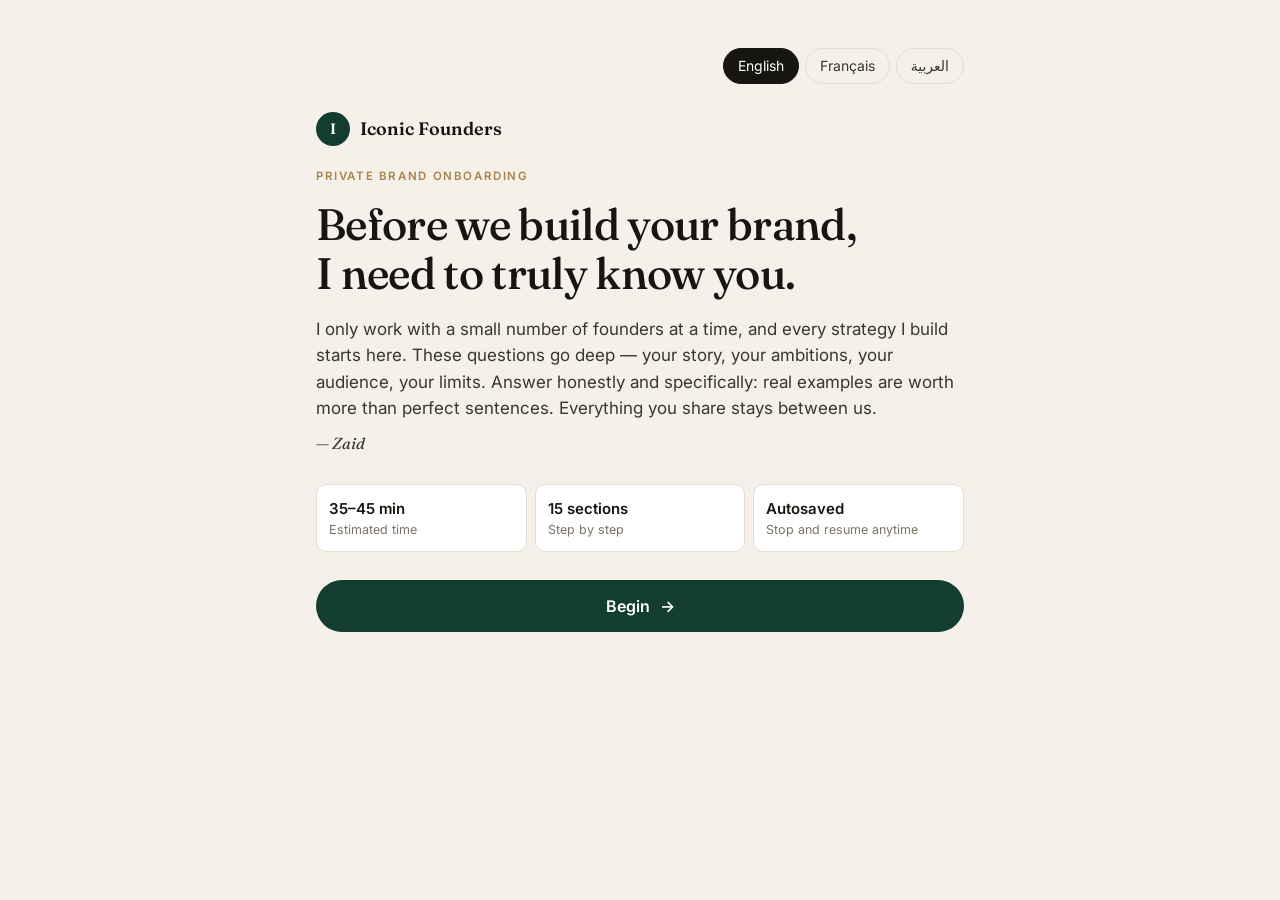
<file: index.html>
<!doctype html>
<html lang="en" dir="ltr">
<head>
  <meta charset="utf-8">
  <meta name="viewport" content="width=device-width, initial-scale=1, viewport-fit=cover">
  <meta name="robots" content="noindex, nofollow">
  <meta name="theme-color" content="#F5F1EA">
  <title>Brand onboarding</title>
  <link rel="preconnect" href="https://fonts.googleapis.com">
  <link rel="preconnect" href="https://fonts.gstatic.com" crossorigin>
  <link href="https://fonts.googleapis.com/css2?family=Fraunces:opsz,wght@9..144,400;9..144,500;9..144,600&family=IBM+Plex+Sans+Arabic:wght@400;500;600;700&family=Inter:wght@400;500;600;700&display=swap" rel="stylesheet">
  <link rel="stylesheet" href="styles.css">
</head>
<body>
  <header id="top" class="top" hidden></header>
  <main><div class="wrap" id="stage"></div></main>
  <nav id="nav" class="nav" hidden></nav>
  <noscript><p style="padding:24px">Please enable JavaScript to fill in this questionnaire.</p></noscript>

  <script src="config.js"></script>
  <script src="questions.js"></script>
  <script src="translations.js"></script>
  <script src="core.js"></script>
  <script src="app.js"></script>
</body>
</html>
</file>
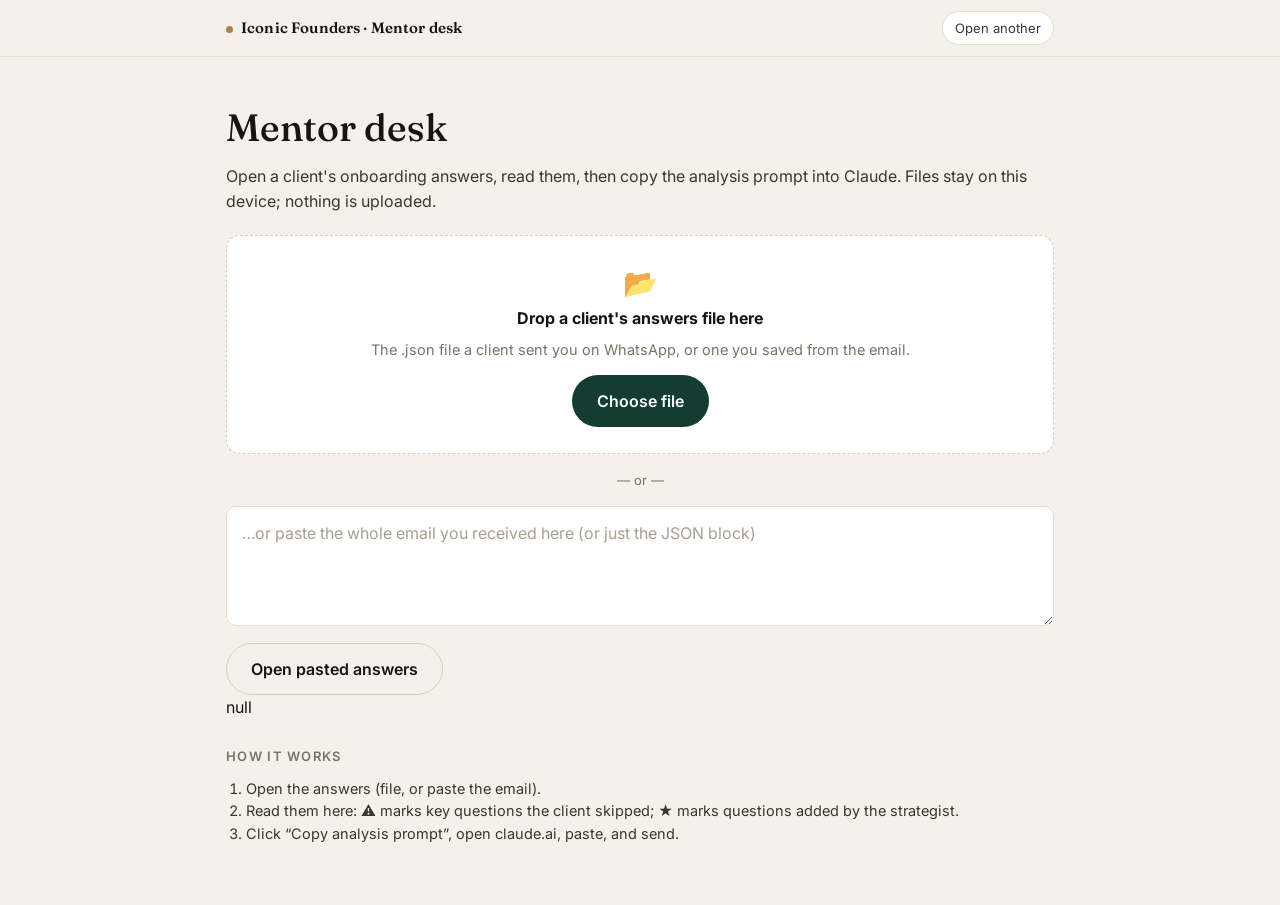
<file: mentor.html>
<!doctype html>
<html lang="en" dir="ltr">
<head>
  <meta charset="utf-8">
  <meta name="viewport" content="width=device-width, initial-scale=1, viewport-fit=cover">
  <meta name="robots" content="noindex, nofollow">
  <title>Mentor desk</title>
  <link rel="preconnect" href="https://fonts.googleapis.com">
  <link rel="preconnect" href="https://fonts.gstatic.com" crossorigin>
  <link href="https://fonts.googleapis.com/css2?family=Fraunces:opsz,wght@9..144,400;9..144,500;9..144,600&family=IBM+Plex+Sans+Arabic:wght@400;500;600&family=Inter:wght@400;500;600;700&display=swap" rel="stylesheet">
  <link rel="stylesheet" href="styles.css">
  <style>
    .wrap { max-width: 860px; }
    main { padding-bottom: 60px; }
    h1.m { font-family: var(--display); font-weight: 500; font-size: clamp(28px, 6vw, 38px); margin: 6px 0 6px; }
    .lead { color: var(--ink-2); margin: 0 0 22px; }
    .drop { border: 1.5px dashed var(--line-2); border-radius: var(--radius); background: var(--surface); padding: 26px 18px; text-align: center; transition: border-color .15s, background .15s; }
    .drop.over { border-color: var(--accent); background: var(--accent-soft); }
    .drop p { margin: 8px 0 14px; color: var(--muted); font-size: 14.5px; }
    .or { text-align: center; color: var(--muted); font-size: 13px; margin: 16px 0; }
    .err { background: var(--warn-soft); color: var(--warn); padding: 10px 14px; border-radius: var(--radius-sm); margin-top: 12px; font-size: 14.5px; display: none; }
    .recent { margin-top: 26px; }
    .recent h3, .side h3 { font-size: 13px; text-transform: uppercase; letter-spacing: .1em; color: var(--muted); margin: 0 0 8px; font-weight: 600; }
    .recent button { display: flex; width: 100%; justify-content: space-between; gap: 10px; text-align: start; background: var(--surface); border: 1px solid var(--line); border-radius: var(--radius-sm); padding: 10px 12px; margin-bottom: 6px; font-size: 14.5px; }
    .recent button span { color: var(--muted); font-size: 13px; white-space: nowrap; }
    .client { display: grid; gap: 14px; }
    .client h2 { font-family: var(--display); font-weight: 500; font-size: 28px; margin: 0; }
    .kv { display: grid; grid-template-columns: repeat(auto-fit, minmax(150px, 1fr)); gap: 8px; }
    .kv div { background: var(--surface-2); border: 1px solid var(--line); border-radius: var(--radius-sm); padding: 9px 11px; }
    .kv b { display: block; font-size: 11.5px; text-transform: uppercase; letter-spacing: .08em; color: var(--muted); font-weight: 600; }
    .kv span { font-size: 14.5px; word-break: break-word; }
    .actions { display: flex; flex-wrap: wrap; gap: 8px; }
    .actions .btn { min-height: 46px; font-size: 15px; padding: 0 18px; }
    .toolbar { display: flex; gap: 14px; flex-wrap: wrap; align-items: center; margin: 22px 0 6px; font-size: 14px; color: var(--ink-2); }
    .toolbar label { display: inline-flex; gap: 6px; align-items: center; }
    .sec { margin-top: 26px; }
    .sec > h3 { font-family: var(--display); font-weight: 500; font-size: 22px; margin: 0 0 10px; display: flex; gap: 10px; align-items: baseline; }
    .sec > h3 small { font-family: var(--font); font-size: 12.5px; color: var(--muted); font-weight: 500; }
    .qa { background: var(--surface); border: 1px solid var(--line); border-radius: var(--radius-sm); padding: 12px 14px; margin-bottom: 8px; }
    .qa .q { font-size: 13.5px; font-weight: 600; color: var(--ink-2); display: flex; gap: 8px; flex-wrap: wrap; align-items: baseline; }
    .qa .q code { font-size: 11.5px; color: var(--muted); font-weight: 500; }
    .qa .q .star { color: var(--gold); }
    .qa .a { margin-top: 6px; white-space: pre-wrap; font-size: 15px; unicode-bidi: plaintext; }
    .qa.miss { border-color: #EBC9A6; background: var(--warn-soft); }
    .qa.miss .a { color: var(--warn); font-weight: 600; }
    .qa.opt-miss .a { color: var(--muted); }
    .hide-opt .qa.opt-miss { display: none; }
    .toast { position: fixed; bottom: 22px; left: 50%; transform: translateX(-50%); background: var(--ink); color: #fff; padding: 11px 18px; border-radius: 999px; font-size: 14px; z-index: 50; box-shadow: var(--shadow); }
    .steps { margin: 12px 0 0; padding-inline-start: 20px; color: var(--ink-2); font-size: 14.5px; }
    @media print {
      .top, .actions, .toolbar, .noprint { display: none !important; }
      body { background: #fff; }
      .qa { break-inside: avoid; }
    }
  </style>
</head>
<body>
  <header class="top"><div class="wrap"><div class="brand"><span class="dot"></span><span id="brand"></span> · Mentor desk</div>
    <button class="iconbtn noprint" id="newBtn" hidden>Open another</button></div></header>
  <main><div class="wrap" id="root"></div></main>

  <script src="config.js"></script>
  <script src="questions.js"></script>
  <script src="translations.js"></script>
  <script src="core.js"></script>
  <script src="mentor.js"></script>
</body>
</html>
</file>
<file: styles.css>
:root {
  --bg: #F5F1EA;
  --surface: #FFFFFF;
  --surface-2: #FBF9F5;
  --ink: #17150F;
  --ink-2: #3A362E;
  --muted: #7A7366;
  --line: #E5DED1;
  --line-2: #D6CDBD;
  --accent: #123D30;        /* deep emerald */
  --accent-ink: #FFFFFF;
  --accent-soft: #E6EEE9;
  --gold: #A9844A;
  --gold-soft: #F3EADB;
  --warn: #9A4B14;
  --warn-soft: #FBEFE3;
  --radius: 14px;
  --radius-sm: 10px;
  --shadow: 0 1px 2px rgba(23,21,15,.04), 0 8px 24px rgba(23,21,15,.06);
  --font: "Inter", system-ui, -apple-system, "Segoe UI", Roboto, sans-serif;
  --display: "Fraunces", Georgia, "Times New Roman", serif;
  color-scheme: light;
}
html[dir="rtl"] { --font: "IBM Plex Sans Arabic", "Inter", system-ui, sans-serif; --display: "IBM Plex Sans Arabic", serif; }

* { box-sizing: border-box; }
html, body { margin: 0; padding: 0; }
body {
  background: var(--bg); color: var(--ink); font-family: var(--font);
  font-size: 16px; line-height: 1.55; -webkit-font-smoothing: antialiased;
  min-height: 100vh; min-height: 100dvh;
}
button, input, textarea, select { font: inherit; color: inherit; }
button { cursor: pointer; }
a { color: var(--accent); }
.wrap { width: 100%; max-width: 680px; margin: 0 auto; padding: 0 16px; }

/* ---------- Top bar ---------- */
.top {
  position: sticky; top: 0; z-index: 20; background: rgba(245,241,234,.92);
  backdrop-filter: saturate(1.2) blur(10px); -webkit-backdrop-filter: saturate(1.2) blur(10px);
  border-bottom: 1px solid var(--line);
}
.top .wrap { display: flex; align-items: center; gap: 12px; height: 56px; }
.brand { font-family: var(--display); font-weight: 600; font-size: 15px; letter-spacing: .01em; white-space: nowrap; overflow: hidden; text-overflow: ellipsis; flex: 1; min-width: 0; }
.brand .dot { display: inline-block; width: 7px; height: 7px; border-radius: 50%; background: var(--gold); margin-inline-end: 8px; vertical-align: middle; }
.top .meta { font-size: 12.5px; color: var(--muted); white-space: nowrap; }
.iconbtn { border: 1px solid var(--line); background: var(--surface); border-radius: 999px; height: 34px; padding: 0 12px; display: inline-flex; align-items: center; gap: 6px; font-size: 13px; color: var(--ink-2); }
.iconbtn:hover { border-color: var(--line-2); }
.progress { height: 3px; background: var(--line); }
.progress > i { display: block; height: 100%; width: 0; background: linear-gradient(90deg, var(--accent), #2E6B55); transition: width .4s ease; }
html[dir="rtl"] .progress > i { margin-inline-start: 0; }
.subbar { display: flex; justify-content: space-between; gap: 12px; font-size: 12.5px; color: var(--muted); padding: 10px 0 0; }
.subbar b { color: var(--ink-2); font-weight: 600; }

/* ---------- Stage ---------- */
main { padding: 20px 0 140px; }
.screen { animation: enter .35s ease both; }
.screen.still { animation: none; }
@keyframes enter { from { opacity: 0; transform: translateY(10px); } to { opacity: 1; transform: none; } }
@media (prefers-reduced-motion: reduce) { .screen { animation: none; } .progress > i { transition: none; } }

/* ---------- Welcome ---------- */
.welcome { padding-top: 12px; }
.langs { display: flex; gap: 6px; justify-content: flex-end; margin-bottom: 28px; }
.langs button { border: 1px solid var(--line); background: transparent; border-radius: 999px; padding: 6px 14px; font-size: 14px; color: var(--ink-2); }
.langs button[aria-pressed="true"] { background: var(--ink); color: #fff; border-color: var(--ink); }
.kicker { text-transform: uppercase; letter-spacing: .14em; font-size: 11.5px; color: var(--gold); font-weight: 600; margin: 0 0 14px; }
html[dir="rtl"] .kicker { letter-spacing: 0; font-size: 13px; text-transform: none; }
.brandname { font-family: var(--display); font-size: 18px; font-weight: 600; margin: 0 0 22px; display: flex; align-items: center; gap: 10px; }
.brandname .mark { width: 34px; height: 34px; border-radius: 50%; background: var(--accent); color: #fff; display: grid; place-items: center; font-size: 15px; font-family: var(--display); }
h1.title { font-family: var(--display); font-weight: 500; font-size: clamp(30px, 7.2vw, 44px); line-height: 1.12; letter-spacing: -.015em; margin: 0 0 18px; text-wrap: balance; }
html[dir="rtl"] h1.title { font-weight: 600; line-height: 1.35; letter-spacing: 0; }
.intro { font-size: 17px; color: var(--ink-2); margin: 0 0 8px; max-width: 58ch; }
.sign { font-family: var(--display); font-style: italic; color: var(--ink-2); margin: 10px 0 28px; }
html[dir="rtl"] .sign { font-style: normal; }
.metas { display: grid; grid-template-columns: repeat(3, 1fr); gap: 8px; margin: 0 0 28px; }
.metas div { background: var(--surface); border: 1px solid var(--line); border-radius: var(--radius-sm); padding: 12px; }
.metas b { display: block; font-size: 15px; font-weight: 600; }
.metas span { font-size: 12.5px; color: var(--muted); line-height: 1.35; display: block; margin-top: 2px; }
.notice { background: var(--accent-soft); color: var(--accent); border-radius: var(--radius-sm); padding: 10px 14px; font-size: 14px; margin-bottom: 14px; }
.stack { display: flex; flex-direction: column; gap: 10px; }
.linkbtn { background: none; border: 0; color: var(--muted); text-decoration: underline; font-size: 14px; padding: 6px; align-self: center; }

/* ---------- Buttons ---------- */
.btn { display: inline-flex; align-items: center; justify-content: center; gap: 10px; min-height: 52px; padding: 0 24px; border-radius: 999px; border: 1px solid transparent; font-weight: 600; font-size: 16px; transition: transform .08s ease, background .2s, opacity .2s; text-decoration: none; }
.btn:active { transform: scale(.985); }
.btn-primary { background: var(--accent); color: var(--accent-ink); }
.btn-primary:hover { background: #0C3226; }
.btn-ghost { background: transparent; border-color: var(--line-2); color: var(--ink); }
.btn-gold { background: var(--gold); color: #fff; }
.btn[disabled] { opacity: .5; pointer-events: none; }
.btn.block { width: 100%; }
.arrow { display: inline-block; transition: transform .2s; }
html[dir="rtl"] .arrow { transform: scaleX(-1); }

/* ---------- Section intro ---------- */
.secintro { padding-top: 6vh; }
.secnum { font-family: var(--display); font-size: 64px; line-height: 1; color: var(--gold); font-weight: 400; margin-bottom: 16px; }
.secintro h2 { font-family: var(--display); font-weight: 500; font-size: clamp(28px, 6.5vw, 38px); line-height: 1.15; margin: 0 0 12px; letter-spacing: -.01em; }
html[dir="rtl"] .secintro h2 { font-weight: 600; line-height: 1.4; }
.secintro p { color: var(--ink-2); font-size: 17px; margin: 0 0 22px; max-width: 52ch; }
.pills { display: flex; gap: 8px; flex-wrap: wrap; margin-bottom: 30px; }
.pill { background: var(--surface); border: 1px solid var(--line); border-radius: 999px; padding: 5px 12px; font-size: 13px; color: var(--ink-2); }

/* ---------- Question ---------- */
.qhead { margin: 8px 0 18px; }
.qnum { font-size: 12.5px; color: var(--gold); font-weight: 600; letter-spacing: .06em; margin-bottom: 8px; display: flex; gap: 8px; align-items: center; }
.tag { font-size: 11px; letter-spacing: .04em; text-transform: uppercase; border: 1px solid var(--line-2); color: var(--muted); border-radius: 999px; padding: 1px 8px; font-weight: 600; }
html[dir="rtl"] .tag { text-transform: none; letter-spacing: 0; }
.qlabel { font-family: var(--display); font-weight: 500; font-size: clamp(22px, 5.4vw, 28px); line-height: 1.25; margin: 0; letter-spacing: -.005em; text-wrap: pretty; }
html[dir="rtl"] .qlabel { font-weight: 600; line-height: 1.5; }
.qhelp { color: var(--muted); margin: 10px 0 0; font-size: 15px; }
.field { margin-bottom: 14px; }
.flabel { display: block; font-size: 13.5px; font-weight: 600; color: var(--ink-2); margin: 0 0 6px; }
.input, .textarea, .select {
  width: 100%; background: var(--surface); border: 1px solid var(--line); border-radius: var(--radius-sm);
  padding: 14px 15px; font-size: 16px; line-height: 1.5; outline: none; transition: border-color .15s, box-shadow .15s;
}
.textarea { min-height: 150px; resize: vertical; }
.textarea.sm { min-height: 92px; }
.input::placeholder, .textarea::placeholder { color: #A79F91; }
html[dir="rtl"] .input::placeholder, html[dir="rtl"] .textarea::placeholder { text-align: right; }
.input:focus, .textarea:focus, .select:focus { border-color: var(--accent); box-shadow: 0 0 0 3px rgba(18,61,48,.12); }
.unitrow { display: flex; align-items: center; gap: 10px; }
.unitrow .input { max-width: 220px; }
.unit { color: var(--muted); font-size: 15px; }

/* choices */
.choices { display: grid; gap: 8px; }
.choices.cols2 { grid-template-columns: 1fr 1fr; }
.choice {
  display: flex; align-items: center; gap: 12px; text-align: start; width: 100%;
  background: var(--surface); border: 1px solid var(--line); border-radius: var(--radius-sm);
  padding: 13px 14px; min-height: 50px; font-size: 15.5px; transition: border-color .15s, background .15s;
}
.choice:hover { border-color: var(--line-2); }
.choice .box { flex: none; width: 20px; height: 20px; border: 1.5px solid var(--line-2); border-radius: 6px; display: grid; place-items: center; transition: all .15s; }
.choice.radio .box { border-radius: 50%; }
.choice[aria-pressed="true"] { border-color: var(--accent); background: var(--accent-soft); }
.choice[aria-pressed="true"] .box { background: var(--accent); border-color: var(--accent); }
.choice[aria-pressed="true"] .box::after { content: ""; width: 9px; height: 5px; border: 2px solid #fff; border-top: 0; border-inline-end: 0; transform: rotate(-45deg) translate(1px,-1px); }
html[dir="rtl"] .choice[aria-pressed="true"] .box::after { transform: rotate(45deg) translate(-1px,-1px) scaleX(-1); }
.choice.radio[aria-pressed="true"] .box::after { width: 8px; height: 8px; border: 0; border-radius: 50%; background: #fff; transform: none; }
.choice .badge { margin-inline-start: auto; width: 26px; height: 26px; border-radius: 50%; background: var(--accent); color: #fff; font-size: 13px; font-weight: 700; display: grid; place-items: center; }
.counter { font-size: 13px; color: var(--muted); margin: 0 0 10px; }
.other { margin-top: 8px; }

/* scale */
.scale { display: grid; grid-template-columns: repeat(10, 1fr); gap: 5px; }
.scale.s5 { grid-template-columns: repeat(5, 1fr); }
.scale.s4 { grid-template-columns: repeat(4, 1fr); }
.scale button { height: 46px; border-radius: 10px; border: 1px solid var(--line); background: var(--surface); font-weight: 600; font-size: 15px; padding: 0; }
.scale button[aria-pressed="true"] { background: var(--accent); color: #fff; border-color: var(--accent); }
.ends { display: flex; justify-content: space-between; gap: 10px; font-size: 12.5px; color: var(--muted); margin-top: 8px; }

/* slider */
.slider { padding: 18px 2px 6px; }
.sval { text-align: center; font-family: var(--display); font-size: 32px; font-weight: 500; margin-bottom: 10px; }
html[dir="rtl"] .sval { font-family: var(--font); font-weight: 600; }
input[type=range] { -webkit-appearance: none; appearance: none; width: 100%; height: 28px; background: transparent; }
input[type=range]::-webkit-slider-runnable-track { height: 6px; background: var(--line); border-radius: 6px; }
input[type=range]::-moz-range-track { height: 6px; background: var(--line); border-radius: 6px; }
input[type=range]::-webkit-slider-thumb { -webkit-appearance: none; width: 26px; height: 26px; border-radius: 50%; background: var(--surface); border: 2px solid var(--accent); margin-top: -10px; box-shadow: var(--shadow); }
input[type=range]::-moz-range-thumb { width: 24px; height: 24px; border-radius: 50%; background: var(--surface); border: 2px solid var(--accent); }
input[type=range].untouched::-webkit-slider-thumb { border-color: var(--line-2); }
.bip { background: var(--surface); border: 1px solid var(--line); border-radius: var(--radius-sm); padding: 12px 14px 8px; margin-bottom: 8px; }
.bip .ends { margin: 0 0 2px; font-size: 14px; color: var(--ink-2); font-weight: 500; }

/* grids */
.grid { display: flex; flex-direction: column; gap: 8px; }
.grow { background: var(--surface); border: 1px solid var(--line); border-radius: var(--radius-sm); padding: 11px 12px; }
.grow .rl { font-size: 15px; font-weight: 500; margin-bottom: 8px; }
.seg { display: flex; gap: 5px; flex-wrap: wrap; }
.seg button { flex: 1 1 0; min-width: 44px; min-height: 40px; border: 1px solid var(--line); background: var(--surface-2); border-radius: 9px; font-size: 14px; padding: 6px 8px; }
.seg button[aria-pressed="true"] { background: var(--accent); color: #fff; border-color: var(--accent); }
.seg.wrap5 button { flex: 1 1 auto; font-size: 13px; }
.gridlegend { display: flex; justify-content: space-between; font-size: 12.5px; color: var(--muted); margin: -4px 0 10px; }
.trow { display: grid; grid-template-columns: 1fr 1fr; gap: 8px; }
.trow .full { grid-column: 1 / -1; }

/* repeater */
.rcard { background: var(--surface); border: 1px solid var(--line); border-radius: var(--radius); padding: 14px; margin-bottom: 10px; }
.rcard .rhead { display: flex; justify-content: space-between; align-items: center; margin-bottom: 8px; font-size: 13px; color: var(--gold); font-weight: 700; }
.rcard .rhead button { background: none; border: 0; color: var(--muted); font-size: 13px; text-decoration: underline; }
.addrow { width: 100%; border: 1.5px dashed var(--line-2); background: transparent; border-radius: var(--radius-sm); padding: 12px; color: var(--ink-2); font-weight: 600; }

/* nudge */
.nudge { margin-top: 14px; background: var(--warn-soft); color: var(--warn); border-radius: var(--radius-sm); padding: 11px 14px; font-size: 14.5px; display: none; }
.nudge.show { display: block; animation: shake .35s ease; }
@keyframes shake { 0%,100% { transform: none; } 25% { transform: translateX(-4px); } 75% { transform: translateX(4px); } }

/* ---------- Bottom nav ---------- */
.nav {
  position: fixed; inset-inline: 0; bottom: 0; z-index: 20; background: rgba(245,241,234,.95);
  backdrop-filter: blur(10px); -webkit-backdrop-filter: blur(10px); border-top: 1px solid var(--line);
  padding: 10px 0 calc(10px + env(safe-area-inset-bottom));
}
.nav .wrap { display: flex; align-items: center; gap: 8px; }
.nav .btn { min-height: 48px; }
.nav .back { padding: 0 16px; }
.nav .spacer { flex: 1; }
.nav .skip { background: none; border: 0; color: var(--muted); font-size: 14px; padding: 8px 10px; text-decoration: underline; }
.savedhint { font-size: 12px; color: var(--muted); opacity: 0; transition: opacity .3s; }
.savedhint.on { opacity: 1; }

/* ---------- Drawer ---------- */
.drawer-bg { position: fixed; inset: 0; background: rgba(23,21,15,.35); z-index: 40; animation: fade .2s; }
@keyframes fade { from { opacity: 0; } }
.drawer { position: fixed; top: 0; bottom: 0; inset-inline-end: 0; width: min(360px, 92vw); background: var(--bg); z-index: 41; overflow: auto; padding: 18px 16px; box-shadow: -10px 0 30px rgba(0,0,0,.1); }
.drawer h3 { font-family: var(--display); font-weight: 500; margin: 4px 0 14px; font-size: 22px; display: flex; justify-content: space-between; align-items: center; }
.drawer .sitem { display: flex; align-items: center; gap: 12px; width: 100%; text-align: start; border: 1px solid var(--line); background: var(--surface); border-radius: var(--radius-sm); padding: 11px 12px; margin-bottom: 6px; }
.drawer .sitem .n { font-family: var(--display); color: var(--gold); width: 22px; }
.drawer .sitem .st { margin-inline-start: auto; font-size: 12px; color: var(--muted); white-space: nowrap; }
.drawer .sitem.cur { border-color: var(--accent); }
.drawer .sitem .ok { color: var(--accent); font-weight: 700; }

/* ---------- Review / done ---------- */
.card { background: var(--surface); border: 1px solid var(--line); border-radius: var(--radius); padding: 18px; box-shadow: var(--shadow); }
.missing { list-style: none; padding: 0; margin: 14px 0 0; }
.missing li { display: flex; gap: 10px; align-items: center; justify-content: space-between; border-top: 1px solid var(--line); padding: 10px 0; font-size: 14.5px; }
.missing li span { color: var(--ink-2); }
.missing button { flex: none; border: 1px solid var(--line-2); background: var(--surface-2); border-radius: 999px; padding: 5px 12px; font-size: 13px; }
.done { text-align: center; padding-top: 8vh; }
.done .seal { width: 76px; height: 76px; border-radius: 50%; margin: 0 auto 22px; background: var(--accent); color: #fff; display: grid; place-items: center; font-size: 34px; box-shadow: 0 0 0 8px var(--accent-soft); }
.done h2 { font-family: var(--display); font-weight: 500; font-size: clamp(28px, 6vw, 36px); margin: 0 0 12px; }
html[dir="rtl"] .done h2 { font-weight: 600; }
.done p { color: var(--ink-2); font-size: 17px; max-width: 46ch; margin: 0 auto 26px; }
.tip { font-size: 13.5px; color: var(--muted); margin: 18px auto 0; max-width: 42ch; }
.spinner { width: 18px; height: 18px; border: 2px solid rgba(255,255,255,.4); border-top-color: #fff; border-radius: 50%; animation: spin .8s linear infinite; }
@keyframes spin { to { transform: rotate(360deg); } }

@media (min-width: 720px) {
  main { padding-top: 36px; }
  .choices.auto2 { grid-template-columns: 1fr 1fr; }
}
@media (max-width: 380px) {
  .metas { grid-template-columns: 1fr; }
  .scale { grid-template-columns: repeat(5, 1fr); }
}
</file>
